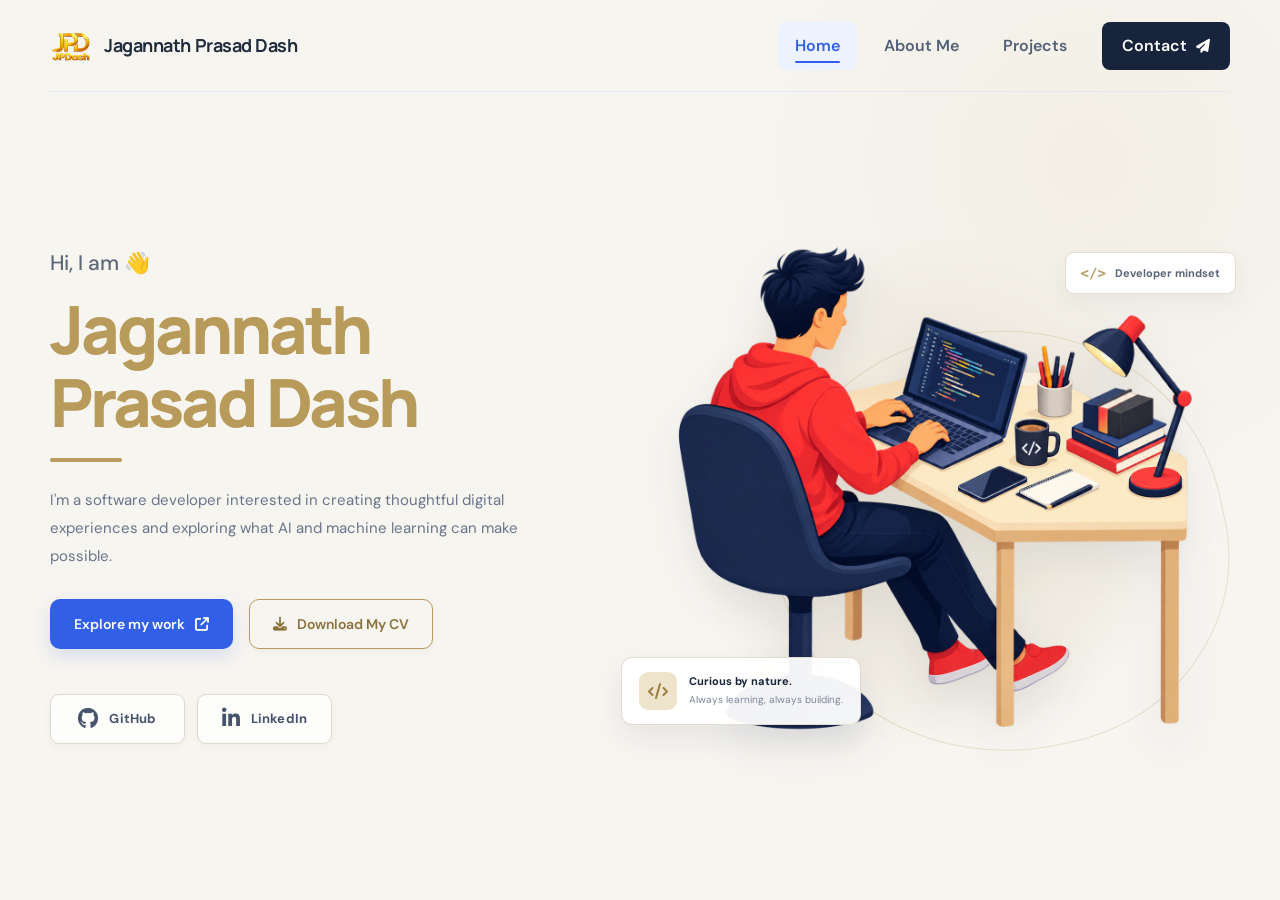
<file: index.html>
<!DOCTYPE html>
<html lang="en">

<head>
    <meta charset="UTF-8">
    <meta name="viewport" content="width=device-width, initial-scale=1.0">
    <meta name="theme-color" content="#f5f7fb">
    <meta name="description" content="Jagannath Prasad Dash — Software and AI/ML Developer.">

    <title>Jagannath Prasad Dash</title>

    <meta name="description"
        content="I'm Jagannath Prasad Dash, a software and website developer building custom software and thoughtful digital experiences, with an interest in AI and machine learning. View my projects and get in touch.">

    <!-- <meta property="og:type" content="website">
    <meta property="og:site_name" content="Jagannath Prasad Dash">
    <meta property="og:title" content="Jagannath Prasad Dash | Software & Website Developer">
    <meta property="og:description"
        content="Custom software, websites and AI/ML exploration. View my projects and get in touch.">

        <meta property="og:image" content="https://jpdash33.github.io/Portfolio/img/og-image.jpg">
    <meta property="og:image:width" content="1200">
    <meta property="og:image:height" content="630">
    <meta property="og:image:alt" content="Jagannath Prasad Dash, software and website developer, working at a desk">

    <meta name="twitter:card" content="summary_large_image">
    <meta name="twitter:title" content="Jagannath Prasad Dash | Software & Website Developer">
    <meta name="twitter:description"
        content="Custom software, websites and AI/ML exploration. View my projects and get in touch.">
    <meta name="twitter:image" content="https://jpdash33.github.io/Portfolio/img/og-image.jpg"> -->


    <meta property="og:type" content="website">
    <meta property="og:site_name" content="Jagannath Prasad Dash">
    <meta property="og:title" content="Jagannath Prasad Dash : Website and AI ML developer.">
    <meta property="og:description" content="Developing softwares to solving real world problems.">
    <!-- <meta property="og:url" content="https://username.github.io/repo-name/index.html"> -->
    <meta property="og:image" content="https://jpdash33.github.io/Portfolio/img/og-image.jpg">
    <meta property="og:image:width" content="1200">
    <meta property="og:image:height" content="630">

    <meta name="twitter:card" content="summary_large_image">
    <meta name="twitter:title" content="About Jagannath Prasad Dash">
    <meta name="twitter:description" content="Developing softwares to solving real world problems.">
    <meta name="twitter:image" content="https://jpdash33.github.io/Portfolio/img/og-image.jpg">

                                                     <!-- SEO End -->

    <link rel="stylesheet" href="https://cdnjs.cloudflare.com/ajax/libs/font-awesome/6.7.2/css/all.min.css">
    <link rel="stylesheet" href="./CSS/home.css">
    <link rel="stylesheet" href="./CSS/style.css">


    <link rel="icon" type="image/png" href="./img/favicon.png">


    <link rel="preconnect" href="https://fonts.googleapis.com">
    <link rel="preconnect" href="https://fonts.gstatic.com" crossorigin>
    <link
        href="https://fonts.googleapis.com/css2?family=DM+Sans:wght@400;500;600;700&family=Manrope:wght@400;500;600;700;800&display=swap"
        rel="stylesheet">

</head>

<body>


    <header class="site-header">

        <span class="brand">
            <img src="./img/favicon.png" alt="JPDash logo" class="brand-logo">
            <span class="brand-name">Jagannath Prasad Dash</span>
        </span>

        <nav class="site-nav" aria-label="Main navigation">
            <a href="index.html" class="active">Home</a>
            <a href="about.html">About Me</a>
            <a href="project.html">Projects</a>
            <a href="#">
                Contact <i class="fa-solid fa-paper-plane"></i>
            </a>
        </nav>

    </header>


    <main class="home-hero">


        <section class="hero-copy" aria-labelledby="hero-title">

            <p class="intro-line">Hi, I am 👋</p>

            <h1 id="hero-title">
                Jagannath Prasad Dash
            </h1>

            <p class="hero-description">
                I'm a software developer interested in creating thoughtful
                digital experiences and exploring what AI and machine learning
                can make possible.
            </p>

            <div class="hero-actions">
                <a class="button button-primary" href="project.html">
                    Explore my work
                    <i class="fa-solid fa-arrow-up-right-from-square"></i>
                </a>

                <a class="button button-cv" href="#" download>
                    <i class="fa-solid fa-download cv-icon"></i>
                    <span>Download My CV</span>
                </a>
            </div>



            <div class="hero-footer">
                <div class="social-links">
                    <a href="https://github.com/jpdash33" target="_blank" rel="noopener noreferrer"
                        aria-label="GitHub profile" title="GitHub">
                        <i class="fa-brands fa-github"></i>
                    </a>

                    <a href="https://www.linkedin.com/in/jagannath-prasad-dash-a107923b0/" target="_blank" rel="noopener noreferrer" aria-label="LinkedIn profile"
                        title="LinkedIn">
                        <i class="fa-brands fa-linkedin-in"></i>
                    </a>
                </div>
            </div>


        </section>


        <section class="hero-visual" aria-label="Developer illustration">

            <div class="visual-tag">
                <span class="tag-symbol">&lt;/&gt;</span>
                Developer mindset
            </div>

            <img class="programmer-image" src="./img/image.png" alt="Programmer working at a laptop">

            <div class="visual-note">
                <span class="note-icon">
                    <i class="fa-solid fa-code"></i>
                </span>

                <span>
                    <strong>Curious by nature.</strong>
                    <small>Always learning, always building.</small>
                </span>
            </div>

        </section>

    </main>






    <script src="function.js"></script>
    <script src="page-check.js"></script>
</body>

</html>
</file>
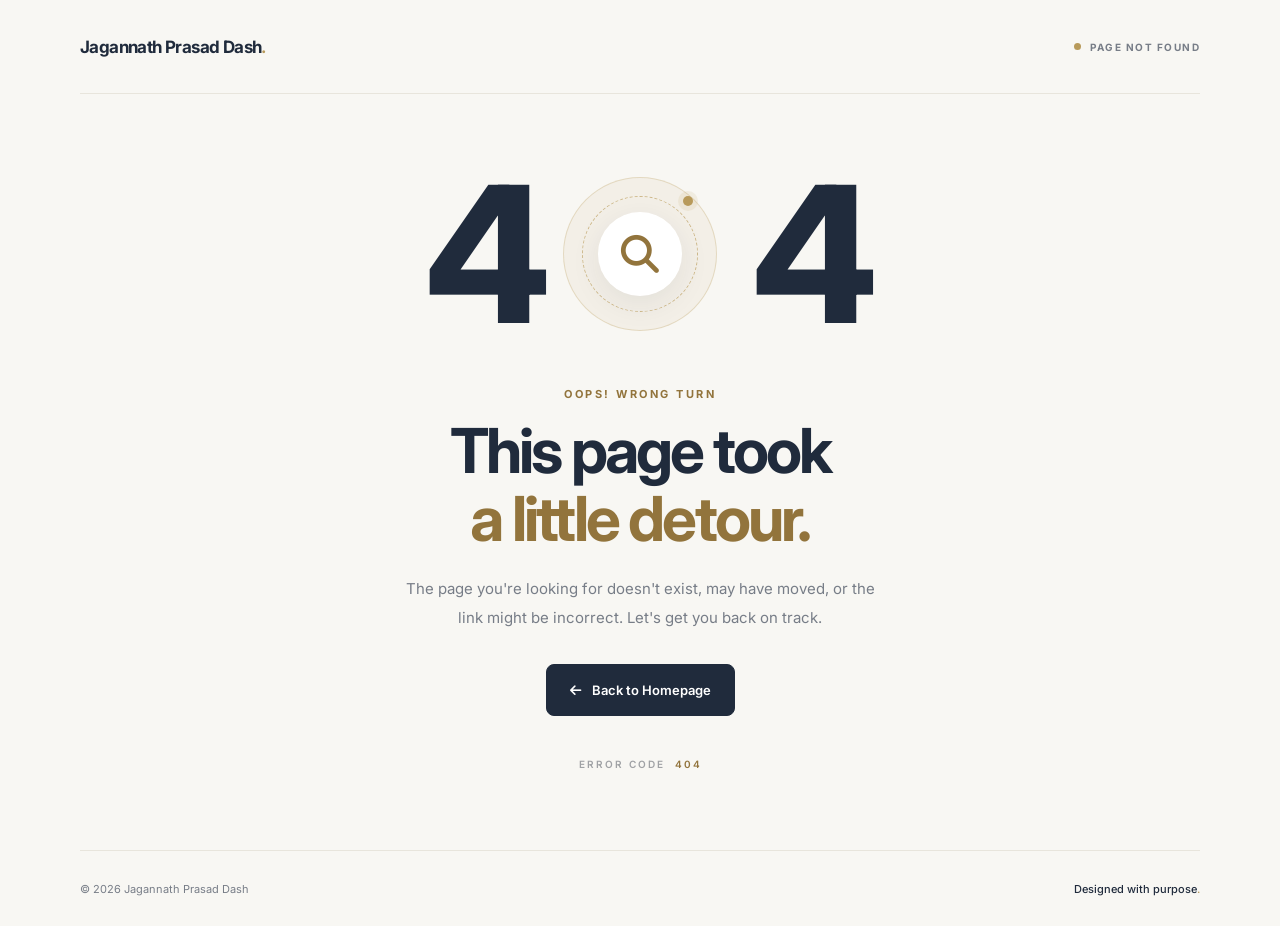
<file: Home.html>
<!DOCTYPE html>
<html lang="en">

<head>
    <meta charset="UTF-8">
    <meta name="viewport" content="width=device-width, initial-scale=1.0">
    <meta name="theme-color" content="#f5f7fb">
    <meta name="description" content="Jagannath Prasad Dash — Software Developer and AI/ML Developer.">

    <title>Jagannath Prasad Dash | Portfolio</title>

    <link rel="stylesheet" href="https://cdnjs.cloudflare.com/ajax/libs/font-awesome/6.7.2/css/all.min.css">
    <link rel="stylesheet" href="./CSS/home.css">
    <link rel="stylesheet" href="./CSS/style.css">


    <link rel="icon" type="image/png" href="./img/favicon.png">


    <link rel="preconnect" href="https://fonts.googleapis.com">
    <link rel="preconnect" href="https://fonts.gstatic.com" crossorigin>
    <link
        href="https://fonts.googleapis.com/css2?family=DM+Sans:wght@400;500;600;700&family=Manrope:wght@400;500;600;700;800&display=swap"
        rel="stylesheet">

</head>

<body>


    <header class="site-header">

        <span class="brand">
            <img src="./img/favicon.png" alt="JPDash logo" class="brand-logo">
            <span class="brand-name">Jagannath Prasad Dash</span>
        </span>

        <nav class="site-nav" aria-label="Main navigation">
            <a href="Home.html" class="active">Home</a>
            <a href="about.html">About Me</a>
            <a href="project.html">Projects</a>
            <a href="#">
                Contact <i class="fa-solid fa-paper-plane"></i>
            </a>
        </nav>

    </header>


    <main class="home-hero">


        <section class="hero-copy" aria-labelledby="hero-title">

            <p class="intro-line">Hi, I am 👋</p>

            <h1 id="hero-title">
                Jagannath Prasad Dash
            </h1>

            <p class="hero-description">
                I'm a software developer interested in creating thoughtful
                digital experiences and exploring what AI and machine learning
                can make possible.
            </p>

            <div class="hero-actions">
                <a class="button button-primary" href="project.html">
                    Explore my work
                    <i class="fa-solid fa-arrow-up-right-from-square"></i>
                </a>

                <a class="button button-cv" href="#" download>
                    <i class="fa-solid fa-download cv-icon"></i>
                    <span>Download My CV</span>
                </a>
            </div>



            <div class="hero-footer">
                <div class="social-links">
                    <a href="#" target="_blank" rel="noopener noreferrer" aria-label="GitHub profile"
                        title="GitHub">
                        <i class="fa-brands fa-github"></i>
                    </a>

                    <a href="#" target="_blank" rel="noopener noreferrer" aria-label="LinkedIn profile"
                        title="LinkedIn">
                        <i class="fa-brands fa-linkedin-in"></i>
                    </a>
                </div>
            </div>


        </section>


        <section class="hero-visual" aria-label="Developer illustration">

            <div class="visual-tag">
                <span class="tag-symbol">&lt;/&gt;</span>
                Developer mindset
            </div>

            <img class="programmer-image" src="./img/image.png" alt="Programmer working at a laptop">

            <div class="visual-note">
                <span class="note-icon">
                    <i class="fa-solid fa-code"></i>
                </span>

                <span>
                    <strong>Curious by nature.</strong>
                    <small>Always learning, always building.</small>
                </span>
            </div>

        </section>

    </main>






    <script src="function.js"></script>
    <script src="page-check.js"></script>
</body>

</html>
</file>
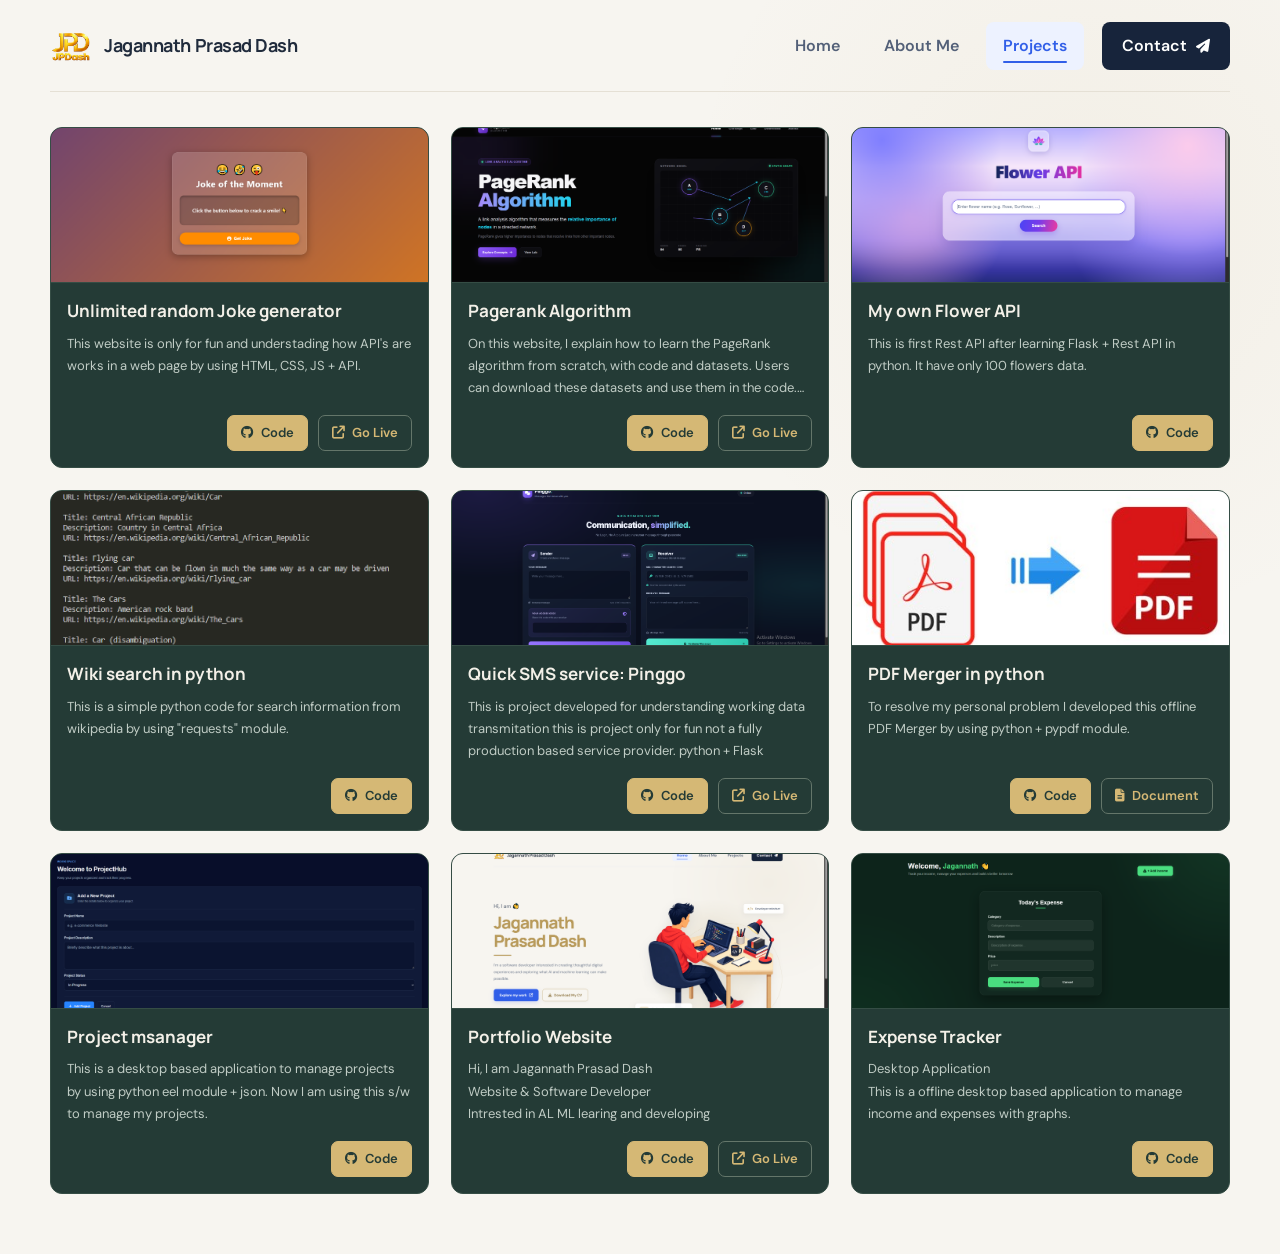
<file: project.html>
<!DOCTYPE html>
<html lang="en">

<head>
    <meta charset="UTF-8">
    <meta name="viewport" content="width=device-width, initial-scale=1.0">

    <title>Jagannath's Project</title>


    <meta name="description" content="Explore websites and software projects built by Jagannath Prasad Dash.">

    <meta property="og:type" content="website">
    <meta property="og:site_name" content="Jagannath Prasad Dash">
    <meta property="og:title" content="Jagannath's Project">
    <meta property="og:description" content="Websites and software built to solve real problems. Browse my projects and get in touch.">
    <!-- <meta property="og:url" content="https://username.github.io/repo-name/project.html"> -->
    <meta property="og:image" content="https://jpdash33.github.io/Portfolio/img/og-image.jpg">
    <meta property="og:image:width" content="1200">
    <meta property="og:image:height" content="630">

    <meta name="twitter:card" content="summary_large_image">
    <meta name="twitter:title" content="Jagannath's Project">
    <meta name="twitter:description" content="Websites and software built to solve real problems. Browse my projects and get in touch.">
    <meta name="twitter:image" content="https://jpdash33.github.io/Portfolio/img/og-image.jpg">

                                                     <!-- SEO End -->


    <link rel="stylesheet" href="https://cdnjs.cloudflare.com/ajax/libs/font-awesome/6.7.2/css/all.min.css">
    <link rel="stylesheet" href="./CSS/style.css">
    <link rel="stylesheet" href="./CSS/project.css">


    <link rel="icon" type="image/png" href="./img/favicon.png">

    <link rel="preconnect" href="https://fonts.googleapis.com">
    <link rel="preconnect" href="https://fonts.gstatic.com" crossorigin>
    <link
        href="https://fonts.googleapis.com/css2?family=DM+Sans:wght@400;500;600;700&family=Manrope:wght@400;500;600;700;800&display=swap"
        rel="stylesheet">
</head>

<body>

    <header class="site-header">

        <span class="brand">
            <img src="./img/favicon.png" alt="JPDash logo" class="brand-logo">
            <span class="brand-name">Jagannath Prasad Dash</span>
        </span>

        <nav class="site-nav" aria-label="Main navigation">
            <a href="index.html">Home</a>
            <a href="about.html">About Me</a>
            <a href="project.html" class="active">Projects</a>
            <a href="#">
                Contact <i class="fa-solid fa-paper-plane"></i>
            </a>
        </nav>

    </header>



    <main class="projects-main">
        <div class="projects-grid">

            <!-- Project: 1 (random joke) -->
            <article class="project-card">
                <div class="project-preview" href="#" target="_blank" rel="noopener noreferrer"
                    aria-label="View project demo">
                    <img src="./img/randmon_joke.png" alt="Project preview" loading="lazy">
                </div>

                <div class="project-content">
                    <h2 class="project-title">Unlimited random Joke generator</h2>
                    <p class="project-description">
                        This website is only for fun and understading how API's are works in
                        a web page by using HTML, CSS, JS + API.
                    </p>

                    <div class="project-buttons">
                        <a href="https://github.com/jpdash33/Unlimited_fun.git" class="project-btn project-btn-code"
                            aria-label="View source code">
                            <i class="fa-brands fa-github" aria-hidden="true"></i> Code
                        </a>
                        <a href="https://jpdash33.github.io/Unlimited_fun//" class="project-btn project-btn-live"
                            aria-label="View live project">
                            <i class="fa-solid fa-arrow-up-right-from-square" aria-hidden="true"></i> Go Live
                        </a>
                    </div>
                </div>
            </article>

            <!-- Project: 2 (pr) -->
            <article class="project-card">
                <div class="project-preview" href="#" target="_blank" rel="noopener noreferrer"
                    aria-label="View project demo">
                    <img src="./img/PR.PNG" alt="Project preview" loading="lazy">
                </div>

                <div class="project-content">
                    <h2 class="project-title">Pagerank Algorithm </h2>
                    <p class="project-description">
                        On this website, I explain how to learn the PageRank algorithm from scratch, with code and
                        datasets. Users can download these datasets and use them in the code.

                        This project was created by me while I was learning the PageRank algorithm. It is a simple
                        documentation website about the PageRank algorithm.
                    </p>

                    <div class="project-buttons">
                        <a href="https://github.com/jpdash33/PR_Algorithem.git" class="project-btn project-btn-code"
                            aria-label="View source code">
                            <i class="fa-brands fa-github" aria-hidden="true"></i> Code
                        </a>
                        <a href="https://jpdash33.github.io/PR_Algorithem/" class="project-btn project-btn-live"
                            aria-label="View live project">
                            <i class="fa-solid fa-arrow-up-right-from-square" aria-hidden="true"></i> Go Live
                        </a>
                    </div>
                </div>
            </article>

            <!-- Project: 3 (api) -->
            <article class="project-card">
                <div class="project-preview" href="#" target="_blank" rel="noopener noreferrer"
                    aria-label="View project demo">
                    <img src="./img/flower.PNG" alt="Project preview" loading="lazy">
                </div>

                <div class="project-content">
                    <h2 class="project-title">My own Flower API</h2>
                    <p class="project-description">
                        This is first Rest API after learning Flask + Rest API in python.
                        It have only 100 flowers data.
                    </p>

                    <div class="project-buttons">
                        <a href="https://github.com/jpdash33/My_FlowerAPI.git" class="project-btn project-btn-code"
                            aria-label="View source code">
                            <i class="fa-brands fa-github" aria-hidden="true"></i> Code
                        </a>
                    </div>
                </div>
            </article>

            <!-- Project: 4 (wiki) -->
            <article class="project-card">
                <div class="project-preview" href="#" target="_blank" rel="noopener noreferrer"
                    aria-label="View project demo">
                    <img src="./img/wiki.PNG" alt="Project preview" loading="lazy">
                </div>

                <div class="project-content">
                    <h2 class="project-title">Wiki search in python</h2>
                    <p class="project-description">
                        This is a simple python code for search information from wikipedia
                        by using "requests" module.
                    </p>

                    <div class="project-buttons">
                        <a href="https://github.com/jpdash33/Wiki_Search.git" class="project-btn project-btn-code"
                            aria-label="View source code">
                            <i class="fa-brands fa-github" aria-hidden="true"></i> Code
                        </a>
                    </div>
                </div>
            </article>

            <!-- Project: 5 (msg) -->
            <article class="project-card">
                <div class="project-preview" href="#" target="_blank" rel="noopener noreferrer"
                    aria-label="View project demo">
                    <img src="./img/msg.PNG" alt="Project preview" loading="lazy">
                </div>

                <div class="project-content">
                    <h2 class="project-title">Quick SMS service: Pinggo</h2>
                    <p class="project-description">
                        This is project developed for understanding working data transmitation
                        this is project only for fun not a fully production based service provider.
                        python + Flask
                    </p>

                    <div class="project-buttons">
                        <a href="https://github.com/jpdash33/QuickMSG.git" class="project-btn project-btn-code"
                            aria-label="View source code">
                            <i class="fa-brands fa-github" aria-hidden="true"></i> Code
                        </a>
                        <a href="https://pinggo.pythonanywhere.com/" class="project-btn project-btn-live"
                            aria-label="View live project">
                            <i class="fa-solid fa-arrow-up-right-from-square" aria-hidden="true"></i> Go Live
                        </a>
                    </div>
                </div>
            </article>

            <!-- Project: 6 (pdf) -->
            <article class="project-card">
                <div class="project-preview" href="#" target="_blank" rel="noopener noreferrer"
                    aria-label="View project demo">
                    <img src="./img/pdf.png" alt="Project preview" loading="lazy">
                </div>

                <div class="project-content">
                    <h2 class="project-title">PDF Merger in python</h2>
                    <p class="project-description">
                        To resolve my personal problem I developed this offline PDF Merger by using python + pypdf
                        module.
                    </p>

                    <div class="project-buttons">
                        <a href="https://github.com/jpdash33/Wiki_Search.git" class="project-btn project-btn-code"
                            aria-label="View source code">
                            <i class="fa-brands fa-github" aria-hidden="true"></i> Code
                        </a>
                        <a href="Probelm with Solution.pdf" class="project-btn project-btn-live"
                            aria-label="View live project" target="_blank">
                            <i class="fa-solid fa-file-lines" aria-hidden="true"></i> Document
                        </a>
                    </div>
                </div>
            </article>


            <!-- Project: 7 (project) -->
            <article class="project-card">
                <div class="project-preview" href="#" target="_blank" rel="noopener noreferrer"
                    aria-label="View project demo">
                    <img src="./img/project.PNG" alt="Project preview" loading="lazy">
                </div>

                <div class="project-content">
                    <h2 class="project-title">Project msanager</h2>
                    <p class="project-description">
                        This is a desktop based application to manage projects by using python eel module + json.
                        Now I am using this s/w to manage my projects.
                    </p>

                    <div class="project-buttons">
                        <a href="https://github.com/jpdash33/ProjectHub.git" class="project-btn project-btn-code" aria-label="View source code">
                            <i class="fa-brands fa-github" aria-hidden="true"></i> Code
                        </a>
                        <!-- <a href="#" class="project-btn project-btn-live" aria-label="View live project" target="_blank">
                            <i class="fa-solid fa-download" aria-hidden="true"></i> Download 
                        </a> -->
                    </div>
                </div>
            </article>

            <!-- Project: 8 (portfolio) -->
            <article class="project-card">
                <div class="project-preview" href="#" target="_blank" rel="noopener noreferrer"
                    aria-label="View project demo">
                    <img src="./img/portfolio.PNG" alt="Project preview" loading="lazy">
                </div>

                <div class="project-content">
                    <h2 class="project-title">Portfolio Website</h2>
                    <p class="project-description">
                        <span>Hi, I am Jagannath Prasad Dash</span>
                        <span>Website & Software Developer</span>
                        <span>Intrested in AL ML learing and developing</span>
                    </p>

                    <div class="project-buttons">
                        <a href="https://github.com/jpdash33/Portfolio.git" class="project-btn project-btn-code" aria-label="View source code">
                            <i class="fa-brands fa-github" aria-hidden="true"></i> Code
                        </a>
                        <a href="https://jpdash33.github.io/Portfolio/" class="project-btn project-btn-live"
                            aria-label="View live project">
                            <i class="fa-solid fa-arrow-up-right-from-square" aria-hidden="true"></i> Go Live
                        </a>
                    </div>
                </div>
            </article>

            <!-- Project: 9 (expense) -->
            <article class="project-card">
                <div class="project-preview" href="#" target="_blank" rel="noopener noreferrer"
                    aria-label="View project demo">
                    <img src="./img/expense.PNG" alt="Project preview" loading="lazy">
                </div>

                <div class="project-content">
                    <h2 class="project-title">Expense Tracker</h2>
                    <p class="project-description">
                        <span>Desktop Application</span>
                        This is a offline desktop based application to manage income and 
                        expenses with graphs. 
                    </p>

                    <div class="project-buttons">
                        <a href="https://github.com/jpdash33/ExpenseTracker.git" class="project-btn project-btn-code" aria-label="View source code">
                            <i class="fa-brands fa-github" aria-hidden="true"></i> Code
                        </a>
                        <!-- <a href="#" class="project-btn project-btn-live" aria-label="View live project" target="_blank">
                            <i class="fa-solid fa-file-lines" aria-hidden="true"></i> Document
                        </a> -->
                    </div>
                </div>
            </article>








        </div>
    </main>











    <script src="function.js"></script>
    <script src="page-check.js"></script>
</body>

</html>
</file>
<file: CSS/home.css>
/* =========================================================
   JPD PORTFOLIO — MAIN CSS
   Warm premium theme | Gold accents | Responsive layout
   ========================================================= */

/* ---------- Design Tokens ---------- */

:root {
    --page: #f7f5f0;
    --ink: #17243b;
    --muted: #687386;

    --gold: #b89a5a;
    --gold-dark: #9b7d3f;
    --gold-soft: #eee4cc;

    --blue: #315fe8;
    --blue-dark: #244fcf;

    --line: #e5e0d5;
    --white: #ffffff;

    --radius: 10px;
    --ease: 0.28s ease;
}

/* ---------- Base ---------- */

*,
*::before,
*::after {
    box-sizing: border-box;
}

html {
    scroll-behavior: smooth;
}

body {
    margin: 0;
    min-height: 100vh;

    background:
        radial-gradient(
            circle at 85% 18%,
            rgba(184, 154, 90, 0.07),
            transparent 27%
        ),
        var(--page);

    color: var(--ink);
    font-family: "DM Sans", sans-serif;
    -webkit-font-smoothing: antialiased;
}

img {
    max-width: 100%;
}

/* ---------- Main Hero Layout ---------- */

.home-hero {
    width: min(1180px, calc(100% - 64px));
    min-height: calc(100svh - 92px);

    margin: 0 auto;
    padding: 55px 0 65px;

    display: grid;
    grid-template-columns:
        minmax(0, 0.94fr)
        minmax(0, 1.06fr);

    align-items: center;
    gap: clamp(35px, 5vw, 80px);
}

/* ---------- Left Content ---------- */

.hero-copy {
    position: relative;
    z-index: 2;
    min-width: 0;
    padding: 10px 0 0;

    animation: hero-enter 0.7s ease both;
}

/* ---------- Greeting ---------- */

.intro-line {
    margin: 0 0 12px;

    color: #5e6879;
    font-size: clamp(18px, 1.8vw, 21px);
    font-weight: 500;
    line-height: 1.5;
}

/* ---------- Main Name ---------- */

#hero-title {
    max-width: 650px;
    margin: 0;

    color: var(--gold);

    font-family: "Manrope", sans-serif;
    font-size: clamp(43px, 5.2vw, 68px);
    font-weight: 800;
    line-height: 1.1;
    letter-spacing: -3.2px;

    overflow-wrap: break-word;
}

/* Gold underline */

#hero-title::after {
    content: "";

    display: block;
    width: 72px;
    height: 4px;

    margin-top: 20px;

    border-radius: 50px;
    background: var(--gold);

    transform-origin: left;
    animation: underline-enter 0.7s 0.3s ease both;
}

/* ---------- Description ---------- */

.hero-description {
    max-width: 510px;
    margin: 25px 0 0;

    color: var(--muted);
    font-size: 15px;
    font-weight: 400;
    line-height: 1.85;
}

/* ---------- Main Action Buttons ---------- */

.hero-actions {
    display: flex;
    flex-wrap: wrap;
    gap: 12px;

    margin-top: 31px;
}

.button {
    min-height: 50px;
    padding: 0 21px;

    display: inline-flex;
    align-items: center;
    justify-content: center;
    gap: 13px;

    border: 1px solid transparent;
    border-radius: 9px;

    font-family: "DM Sans", sans-serif;
    font-size: 14px;
    font-weight: 700;
    text-decoration: none;
    white-space: nowrap;

    cursor: pointer;

    transition:
        transform var(--ease),
        background-color var(--ease),
        border-color var(--ease),
        box-shadow var(--ease);
}

.button:hover {
    transform: translateY(-3px);
}

.button:focus-visible {
    outline: 3px solid rgba(49, 95, 232, 0.3);
    outline-offset: 4px;
}

/* Primary action */

.button-primary {
    color: var(--white);
    background: var(--blue);

    box-shadow:
        0 7px 18px rgba(49, 95, 232, 0.16);
}

.button-primary:hover {
    color: var(--white);
    background: var(--blue-dark);

    box-shadow:
        0 12px 25px rgba(49, 95, 232, 0.22);
}

.button-primary span {
    display: inline-block;
    font-size: 18px;

    transition: transform var(--ease);
}

.button-primary:hover span {
    transform: translate(3px, -2px);
}

/* Secondary action, if used */

.button-secondary {
    color: var(--ink);
    background: rgba(255, 255, 255, 0.75);
    border-color: #ded8ca;
}

.button-secondary:hover {
    color: var(--ink);
    background: var(--white);
    border-color: #c8b88f;

    box-shadow: 0 7px 18px rgba(23, 36, 59, 0.06);
}

/* ---------- Social Platform Buttons ---------- */

.hero-footer {
    display: flex;
    align-items: center;

    margin-top: 45px;
}

.social-links {
    display: flex;
    align-items: center;
    flex-wrap: wrap;
    gap: 12px;
}

/* Long horizontal buttons */

.social-links a {
    position: relative;
    isolation: isolate;
    overflow: hidden;

    min-width: 135px;
    min-height: 50px;
    padding: 0 20px;

    display: inline-flex;
    align-items: center;
    justify-content: center;
    gap: 11px;

    border: 1px solid #ded8ca;
    border-radius: 9px;

    color: #46536a;
    background: rgba(255, 255, 255, 0.82);

    font-family: "DM Sans", sans-serif;
    font-size: 14px;
    font-weight: 700;
    text-decoration: none;
    white-space: nowrap;

    box-shadow:
        0 3px 10px rgba(23, 36, 59, 0.035);

    transition:
        color 0.3s ease,
        border-color 0.3s ease,
        background-color 0.3s ease,
        transform 0.3s cubic-bezier(0.2, 0.8, 0.2, 1),
        box-shadow 0.3s ease;
}

/* Animated background layer */

.social-links a::before {
    content: "";

    position: absolute;
    z-index: -1;
    inset: 0;

    background: var(--ink);

    transform: translateY(101%);

    transition:
        transform 0.32s cubic-bezier(0.2, 0.8, 0.2, 1);
}

/* Platform icons */

.social-links a i {
    position: relative;
    z-index: 1;

    font-size: 21px;
    line-height: 1;

    transition:
        color 0.3s ease,
        transform 0.3s ease;
}

/* Platform names supplied by CSS */

.social-links a:first-child::after {
    content: "GitHub";
}

.social-links a:last-child::after {
    content: "LinkedIn";
}

.social-links a::after {
    position: relative;
    z-index: 1;

    font-size: 13px;
    font-weight: 700;
    letter-spacing: 0.2px;
}

/* Hover animation */

.social-links a:hover {
    color: var(--white);
    border-color: var(--ink);

    transform: translateY(-4px);

    box-shadow:
        0 12px 24px rgba(23, 36, 59, 0.13);
}

.social-links a:hover::before {
    transform: translateY(0);
}

.social-links a:hover i {
    color: var(--gold);
    transform: scale(1.12) rotate(-4deg);
}

/* LinkedIn uses blue */

.social-links a:last-child::before {
    background: var(--blue);
}

.social-links a:last-child:hover {
    border-color: var(--blue);
}

.social-links a:last-child:hover i {
    color: var(--white);
}

/* Press feedback */

.social-links a:active {
    transform: translateY(-1px) scale(0.98);
    box-shadow: 0 3px 8px rgba(23, 36, 59, 0.08);
}

/* Keyboard accessibility */

.social-links a:focus-visible {
    outline: 3px solid rgba(49, 95, 232, 0.3);
    outline-offset: 4px;
}

/* ---------- Right Illustration ---------- */

.hero-visual {
    position: relative;
    isolation: isolate;

    min-width: 0;
    min-height: 510px;

    display: grid;
    place-items: center;

    animation: visual-enter 0.8s 0.12s ease both;
}

/* Warm circular backdrop */

.hero-visual::before {
    content: "";

    position: absolute;
    z-index: -2;

    width: min(92%, 510px);
    aspect-ratio: 1;

    border-radius: 50%;

    background:
        radial-gradient(
            circle,
            #eee8d9 0%,
            #f0ece2 52%,
            transparent 72%
        );
}

/* Fine gold outline */

.hero-visual::after {
    content: "";

    position: absolute;
    z-index: -1;

    width: 76%;
    height: 74%;

    right: 1%;
    bottom: 4%;

    border: 1px solid rgba(184, 154, 90, 0.25);
    border-radius: 48% 52% 45% 55%;

    transform: rotate(-12deg);
    pointer-events: none;
}

/* Programmer image */

.programmer-image {
    position: relative;
    z-index: 1;

    display: block;

    width: 108%;
    max-width: 650px;
    max-height: 570px;

    object-fit: contain;

    filter:
        drop-shadow(
            0 18px 20px rgba(27, 43, 73, 0.08)
        );
}

/* ---------- Developer Tag ---------- */

.visual-tag {
    position: absolute;
    z-index: 2;

    top: 8%;
    right: -1%;

    display: flex;
    align-items: center;
    gap: 9px;

    padding: 12px 15px;

    border: 1px solid rgba(226, 220, 207, 0.95);
    border-radius: 9px;

    color: #596579;
    background: rgba(255, 255, 255, 0.93);

    box-shadow:
        0 8px 24px rgba(27, 43, 73, 0.06);

    font-size: 11px;
    font-weight: 700;
}

.tag-symbol {
    color: var(--gold);
    font-family: monospace;
    font-size: 14px;
}

/* ---------- Floating Developer Note ---------- */

.visual-note {
    position: absolute;
    z-index: 2;

    left: -3%;
    bottom: 9%;

    display: flex;
    align-items: center;
    gap: 12px;

    padding: 14px 17px;

    border: 1px solid rgba(226, 220, 207, 0.95);
    border-radius: 11px;

    background: rgba(255, 255, 255, 0.95);

    box-shadow:
        0 12px 30px rgba(27, 43, 73, 0.08);
}

.note-icon {
    width: 38px;
    height: 38px;

    display: grid;
    place-items: center;
    flex-shrink: 0;

    border-radius: 9px;

    color: var(--gold-dark);
    background: var(--gold-soft);
}

.visual-note strong,
.visual-note small {
    display: block;
}

.visual-note strong {
    color: var(--ink);
    font-size: 11px;
    font-weight: 700;
}

.visual-note small {
    margin-top: 4px;
    color: #7a8699;
    font-size: 10px;
    line-height: 1.5;
}

/* ---------- Entrance Animations ---------- */

@keyframes hero-enter {
    from {
        opacity: 0;
        transform: translateY(18px);
    }

    to {
        opacity: 1;
        transform: translateY(0);
    }
}

@keyframes visual-enter {
    from {
        opacity: 0;
        transform: translateX(20px);
    }

    to {
        opacity: 1;
        transform: translateX(0);
    }
}

@keyframes underline-enter {
    from {
        transform: scaleX(0);
    }

    to {
        transform: scaleX(1);
    }
}

/* ---------- Large Screens ---------- */

@media (min-width: 1400px) {
    .home-hero {
        min-height: 790px;
    }
}

/* ---------- Tablet ---------- */

@media (max-width: 900px) {
    .home-hero {
        grid-template-columns:
            minmax(0, 1fr)
            minmax(0, 0.9fr);

        gap: 25px;
    }

    #hero-title {
        font-size: clamp(42px, 5.5vw, 60px);
        letter-spacing: -2.5px;
    }

    .hero-visual {
        min-height: 410px;
    }

    .visual-note {
        left: -1%;
        bottom: 6%;
    }

    .visual-tag {
        right: -2%;
    }

    .social-links a {
        min-width: 125px;
    }
}

/* ---------- Mobile ---------- */

@media (max-width: 700px) {
    .home-hero {
        width: calc(100% - 36px);

        grid-template-columns: 1fr;
        gap: 25px;

        padding: 50px 0 40px;
    }

    .hero-copy {
        padding-top: 0;
    }

    #hero-title {
        font-size: clamp(40px, 11vw, 60px);
        letter-spacing: -2.4px;
    }

    #hero-title::after {
        margin-top: 16px;
    }

    .hero-description {
        margin-top: 20px;
        font-size: 14px;
    }

    .hero-actions {
        margin-top: 25px;
    }

    .hero-footer {
        margin-top: 34px;
    }

    .social-links {
        width: 100%;
        gap: 10px;
    }

    .social-links a {
        flex: 1;
        min-width: 0;
        min-height: 50px;
        padding: 0 12px;
    }

    .hero-visual {
        min-height: 360px;
        margin-top: 5px;
    }

    .programmer-image {
        width: 100%;
        max-height: 420px;
    }

    .visual-tag {
        top: 2%;
        right: 0;
    }

    .visual-note {
        left: 0;
        bottom: 4%;
    }
}

/* ---------- Small Phones ---------- */

@media (max-width: 390px) {
    #hero-title {
        font-size: 39px;
        letter-spacing: -1.8px;
    }

    .button {
        min-height: 46px;
        padding-inline: 15px;
    }

    .social-links {
        gap: 8px;
    }

    .social-links a {
        min-height: 47px;
        padding-inline: 8px;
        gap: 8px;
    }

    .social-links a i {
        font-size: 18px;
    }

    .social-links a::after {
        font-size: 12px;
    }

    .hero-visual {
        min-height: 310px;
    }

    .visual-note {
        padding: 10px 11px;
    }

    .visual-note small {
        max-width: 155px;
    }
}

/* ---------- Reduced Motion Accessibility ---------- */

@media (prefers-reduced-motion: reduce) {
    html {
        scroll-behavior: auto;
    }

    *,
    *::before,
    *::after {
        animation-duration: 0.01ms !important;
        animation-iteration-count: 1 !important;
        transition-duration: 0.01ms !important;
    }
}






/* Hero action buttons */
.hero-actions {
    display: flex;
    align-items: center;
    flex-wrap: wrap;
    gap: 16px;
    margin-top: 28px;
}

.hero-actions .button {
    display: inline-flex;
    align-items: center;
    justify-content: center;
    gap: 10px;
    min-height: 50px;
    padding: 0 23px;
    border-radius: 10px;
    text-decoration: none;
    font-weight: 600;
    transition:
        transform 0.3s ease,
        background-color 0.3s ease,
        color 0.3s ease,
        border-color 0.3s ease,
        box-shadow 0.3s ease;
}

/* CV button — elegant gold outline */
.hero-actions .button-cv {
    position: relative;
    overflow: hidden;
    color: #8B713B;
    background: transparent;
    border: 1.5px solid #B89A5A;
    box-shadow: 0 3px 10px rgba(20, 30, 50, 0.04);
}

/* Subtle gold background sweep */
.hero-actions .button-cv::before {
    content: "";
    position: absolute;
    inset: 0;
    background: #B89A5A;
    transform: scaleX(0);
    transform-origin: left;
    transition: transform 0.35s ease;
    z-index: 0;
}

.hero-actions .button-cv span,
.hero-actions .button-cv i {
    position: relative;
    z-index: 1;
}

.hero-actions .button-cv:hover {
    color: #fff;
    border-color: #B89A5A;
    transform: translateY(-3px);
    box-shadow: 0 9px 22px rgba(184, 154, 90, 0.22);
}

.hero-actions .button-cv:hover::before {
    transform: scaleX(1);
}

/* Download icon animation */
.hero-actions .cv-icon {
    transition: transform 0.35s ease;
}

.hero-actions .button-cv:hover .cv-icon {
    animation: cv-download 0.65s ease-in-out;
}

@keyframes cv-download {
    0%, 100% {
        transform: translateY(0);
    }
    35% {
        transform: translateY(4px);
    }
    65% {
        transform: translateY(-2px);
    }
}

/* Keyboard accessibility */
.hero-actions .button:focus-visible {
    outline: 3px solid rgba(184, 154, 90, 0.45);
    outline-offset: 4px;
}

/* Respect reduced-motion preferences */
@media (prefers-reduced-motion: reduce) {
    .hero-actions .button,
    .hero-actions .button-cv::before,
    .hero-actions .cv-icon {
        transition: none;
        animation: none;
    }
}
</file>
<file: CSS/style.css>
/* nav.css — shared modern navbar */

:root {
    --ink: #17243b;
    --muted: #69758a;
    --accent: #315fe8;
    --accent-dark: #244ac1;
    --line: #e4e9f1;
    --surface: #ffffff;
}

* {
    box-sizing: border-box;
}

/* Header */

.site-header {
    width: min(1180px, calc(100% - 64px));
    min-height: 92px;
    margin: 0 auto;

    display: flex;
    align-items: center;
    justify-content: space-between;
    gap: 28px;

    border-bottom: 1px solid var(--line);

    position: relative;
    z-index: 5;
}


#hero-title{
    color:#B89A5A;
}

/* Brand */

.brand {
    display: inline-flex;
    align-items: center;
    gap: 10px;

    color: var(--ink);
    text-decoration: none;
    flex-shrink: 0;
}

.brand-name {
    font-family: "Manrope", sans-serif;
    font-size: 27px;
    font-weight: 800;
    letter-spacing: -1.2px;
}

.brand-period {
    color: var(--accent);
    transition: color 0.25s ease;
}

.brand:hover .brand-period {
    color: #7391ff;
}

/* Navigation */

.site-nav {
    display: flex;
    align-items: center;
    gap: 10px;
}

.site-nav a {
    position: relative;

    display: inline-flex;
    align-items: center;
    justify-content: center;
    gap: 9px;

    min-height: 48px;
    padding: 0 17px;

    border-radius: 8px;

    color: #536078;
    font-family: "DM Sans", sans-serif;
    font-size: 16px;
    font-weight: 600;
    text-decoration: none;
    white-space: nowrap;

    transition:
        color 0.25s ease,
        background-color 0.25s ease,
        transform 0.25s ease;
}

/* Animated underline */

.site-nav a:not(:last-child)::after {
    content: "";

    position: absolute;
    left: 17px;
    right: 17px;
    bottom: 7px;

    height: 2px;
    border-radius: 2px;

    background: var(--accent);

    transform: scaleX(0);
    transform-origin: left;
    transition: transform 0.28s ease;
}

/* Hover effect */

.site-nav a:not(:last-child):hover {
    color: var(--accent);
    background: #edf2ff;
    transform: translateY(-2px);
}

.site-nav a:not(:last-child):hover::after {
    transform: scaleX(1);
}

/* Keyboard accessibility */

.site-nav a:focus-visible {
    outline: 3px solid rgba(49, 95, 232, 0.3);
    outline-offset: 3px;
}

/* Active page */

.site-nav a.active {
    color: var(--accent);
    background: #edf2ff;
}

.site-nav a.active:not(:last-child)::after {
    transform: scaleX(1);
}

/* Contact button */

.site-nav a:last-child {
    margin-left: 8px;
    padding: 0 20px;

    color: #ffffff;
    background: var(--ink);

    transition:
        background-color 0.25s ease,
        box-shadow 0.25s ease,
        transform 0.25s ease;
}

.site-nav a:last-child:hover {
    color: #ffffff;
    background: var(--accent);
    box-shadow: 0 7px 18px rgba(49, 95, 232, 0.2);
    transform: translateY(-2px);
}

.site-nav a:last-child i {
    font-size: 14px;
    transition: transform 0.25s ease;
}

.site-nav a:last-child:hover i {
    transform: translate(3px, -2px);
}

/* Responsive navbar */

@media (max-width: 850px) {
    .site-header {
        width: calc(100% - 40px);
        gap: 16px;
    }

    .site-nav {
        gap: 4px;
    }

    .site-nav a {
        padding: 0 12px;
        font-size: 14px;
    }

    .site-nav a:not(:last-child)::after {
        left: 12px;
        right: 12px;
    }
}

/* Mobile */

@media (max-width: 650px) {
    .site-header {
        width: calc(100% - 36px);
        min-height: 0;

        align-items: flex-start;
        flex-direction: column;
        justify-content: center;
        gap: 12px;

        padding: 17px 0 13px;
    }

    .brand-name {
        font-size: 24px;
    }

    .site-nav {
        width: 100%;
        gap: 3px;

        overflow-x: auto;
        padding: 2px 0 5px;
    }

    .site-nav a {
        min-height: 42px;
        padding: 0 11px;
        font-size: 13px;
    }

    .site-nav a:not(:last-child)::after {
        left: 11px;
        right: 11px;
        bottom: 4px;
    }

    .site-nav a:last-child {
        margin-left: 2px;
        padding: 0 13px;
    }
}

/* Respect reduced-motion preferences */

@media (prefers-reduced-motion: reduce) {
    .site-nav a,
    .site-nav a::after,
    .site-nav a i,
    .brand-period {
        transition: none;
    }
}



/* Brand logo and name */
.brand {
    display: inline-flex;
    align-items: center;
    gap: 12px;
    text-decoration: none;
    flex-shrink: 0;
    min-width: 0;
}

.brand-logo {
    display: block;
    width: 42px;
    height: 42px;
    object-fit: contain;
    flex-shrink: 0;
    transition: transform 0.3s ease;
}

.brand-name {
    color: #202B3C;
    font-size: clamp(14px, 1.5vw, 18px);
    font-weight: 700;
    letter-spacing: -0.45px;
    line-height: 1.3;
    white-space: nowrap;
    transition: color 0.3s ease;
}

/* Subtle hover effect */
.brand:hover .brand-logo {
    transform: scale(1.06);
}

.brand:hover .brand-name {
    color: #B89A5A;
}

/* Smaller screens */
@media (max-width: 480px) {
    .brand {
        gap: 8px;
    }

    .brand-logo {
        width: 34px;
        height: 34px;
    }

    .brand-name {
        font-size: 13px;
        letter-spacing: -0.3px;
    }
}

/* Respect reduced-motion preferences */
@media (prefers-reduced-motion: reduce) {
    .brand-logo,
    .brand-name {
        transition: none;
    }
}
</file>
<file: CSS/project.css>
/* =========================================
   PROJECTS PAGE — FOREST SLATE & MUTED GOLD
   ========================================= */

:root {
    --project-bg: #243B36;
    --project-bg-hover: #293F38;
    --project-preview-bg: #1D302B;
    --project-border: #354D45;
    --project-border-hover: #B89A5A;

    --project-title: #F3F0E8;
    --project-text: #C0CCC5;

    --project-gold: #D5B875;
    --project-gold-hover: #E4CB91;

    --project-code-bg: #D5B875;
    --project-code-text: #243B36;

    --page: #f7f5f0;
    --ink: #17243b;
    --muted: #687386;

    --gold: #b89a5a;
    --gold-dark: #9b7d3f;
    --gold-soft: #eee4cc;

    --blue: #315fe8;
    --blue-dark: #244fcf;

    --line: #e5e0d5;
    --white: #ffffff;

    --radius: 10px;
    --ease: 0.28s ease;

}


*,
*::before,
*::after {
    box-sizing: border-box;
}

html {
    scroll-behavior: smooth;
}

body {
    margin: 0;
    min-height: 100vh;

    background:
        radial-gradient(
            circle at 85% 18%,
            rgba(184, 154, 90, 0.07),
            transparent 27%
        ),
        var(--page);

    color: var(--ink);
    font-family: "DM Sans", sans-serif;
    -webkit-font-smoothing: antialiased;
}


/* Main projects container */
.projects-main {
    width: min(1180px, calc(100% - 36px));
    margin: 35px auto 60px;
}

/* Optional page introduction */
.projects-heading {
    margin-bottom: 28px;
}

.projects-heading h1 {
    margin: 0 0 10px;
    color: var(--project-title);
    font-family: "Manrope", sans-serif;
    font-size: clamp(28px, 4vw, 38px);
    font-weight: 800;
    line-height: 1.2;
}

.projects-heading p {
    max-width: 650px;
    margin: 0;
    color: var(--project-text);
    font-family: "DM Sans", sans-serif;
    font-size: 15px;
    line-height: 1.7;
}

/* Responsive project grid */
.projects-grid {
    display: grid;
    grid-template-columns: repeat(3, minmax(0, 1fr));
    gap: 22px;
    align-items: stretch;
}

/* Individual project card */
.project-card {
    display: flex;
    flex-direction: column;
    min-width: 0;
    overflow: hidden;

    background: var(--project-bg);
    border: 1px solid var(--project-border);
    border-radius: 12px;

    transition:
        transform 0.25s ease,
        box-shadow 0.25s ease,
        border-color 0.25s ease;
}

.project-card:hover {
    transform: translateY(-4px);
    border-color: var(--project-border-hover);
    box-shadow: 0 12px 28px rgba(10, 24, 19, 0.2);
}

/* Project image preview */
.project-preview {
    display: block;
    height: 155px;
    overflow: hidden;
    flex-shrink: 0;

    background: var(--project-preview-bg);
    border-bottom: 1px solid var(--project-border);
}

.project-preview img {
    display: block;
    width: 100%;
    height: 100%;
    object-fit: cover;

    transition: transform 0.35s ease;
}

.project-card:hover .project-preview img {
    transform: scale(1.035);
}

.project-btn-live {
    background: transparent;
    color: #D5B875;
    border-color: #64766A;
}

.project-btn-live:hover {
    background: #D5B875;
    border-color: #D5B875;
    color: #243B36;
    transform: translateY(-2px);
    box-shadow: 0 4px 10px rgba(213, 184, 117, 0.15);
}

.project-description span {
    display: block;
}

/* Keyboard accessibility */
.project-btn:focus-visible {
    outline: 2px solid #E4CB91;
    outline-offset: 3px;
}

/* Reduced motion */
@media (prefers-reduced-motion: reduce) {
    .project-btn {
        transition: none;
    }

    .project-btn:hover {
        transform: none;
    }
}

/* Card content */
.project-content {
    display: flex;
    flex: 1;
    flex-direction: column;
    padding: 16px;
}

/* Project title */
.project-title {
    margin: 0 0 9px;

    color: var(--project-title);
    font-family: "Manrope", sans-serif;
    font-size: 17px;
    font-weight: 700;
    line-height: 1.45;
    text-align: left;
}

/* Project description */
.project-description {
    display: -webkit-box;
    overflow: hidden;
    margin: 0;

    color: var(--project-text);
    font-family: "DM Sans", sans-serif;
    font-size: 13px;
    line-height: 1.7;

    -webkit-box-orient: vertical;
    -webkit-line-clamp: 3;
    line-clamp: 3;
}

/* Action buttons */
.project-buttons {
    display: flex;
    justify-content: flex-end;
    align-items: center;
    gap: 10px;
    margin-top: auto;
    padding-top: 16px;
}

/* Shared button style */
.project-btn {
    display: inline-flex;
    align-items: center;
    justify-content: center;
    gap: 7px;
    min-height: 36px;
    padding: 0 13px;

    border: 1px solid #64766A;
    border-radius: 7px;

    font-family: "DM Sans", sans-serif;
    font-size: 13px;
    font-weight: 600;
    text-decoration: none;
    white-space: nowrap;
    cursor: pointer;

    transition:
        background 0.22s ease,
        color 0.22s ease,
        border-color 0.22s ease,
        transform 0.22s ease,
        box-shadow 0.22s ease;
}

/* Preview / live project button */
.project-btn-live:hover {
    transform: translateY(-2px);
    background: var(--project-gold);
    color: var(--project-bg);
    border-color: var(--project-gold);
}

/* Source code button */
.project-btn-code {
    background: #D5B875;
    color: #243B36;
    border-color: #D5B875;
}

.project-btn-code:hover {
    background: #E4CB91;
    border-color: #E4CB91;
    color: #243B36;
    transform: translateY(-2px);
    box-shadow: 0 4px 10px rgba(213, 184, 117, 0.18);
}

/* Keyboard accessibility */
.project-btn:focus-visible {
    outline: 2px solid var(--project-gold-hover);
    outline-offset: 3px;
}

.project-card:focus-within {
    border-color: var(--project-border-hover);
}

/* Tablet */
@media (max-width: 900px) {
    .projects-grid {
        grid-template-columns: repeat(2, minmax(0, 1fr));
        gap: 18px;
    }
}

/* Mobile */
@media (max-width: 540px) {
    .projects-main {
        width: calc(100% - 28px);
        margin-top: 24px;
        margin-bottom: 40px;
    }

    .projects-heading {
        margin-bottom: 20px;
    }

    .projects-grid {
        grid-template-columns: 1fr;
        gap: 16px;
    }

    .project-preview {
        height: 190px;
    }

    .project-content {
        padding: 15px;
    }

    .project-title {
        font-size: 16px;
    }
}

/* Reduced motion accessibility */
@media (prefers-reduced-motion: reduce) {
    .project-card,
    .project-preview img,
    .project-btn {
        transition: none;
    }

    .project-card:hover,
    .project-card:hover .project-preview img,
    .project-btn:hover {
        transform: none;
    }
}
</file>
